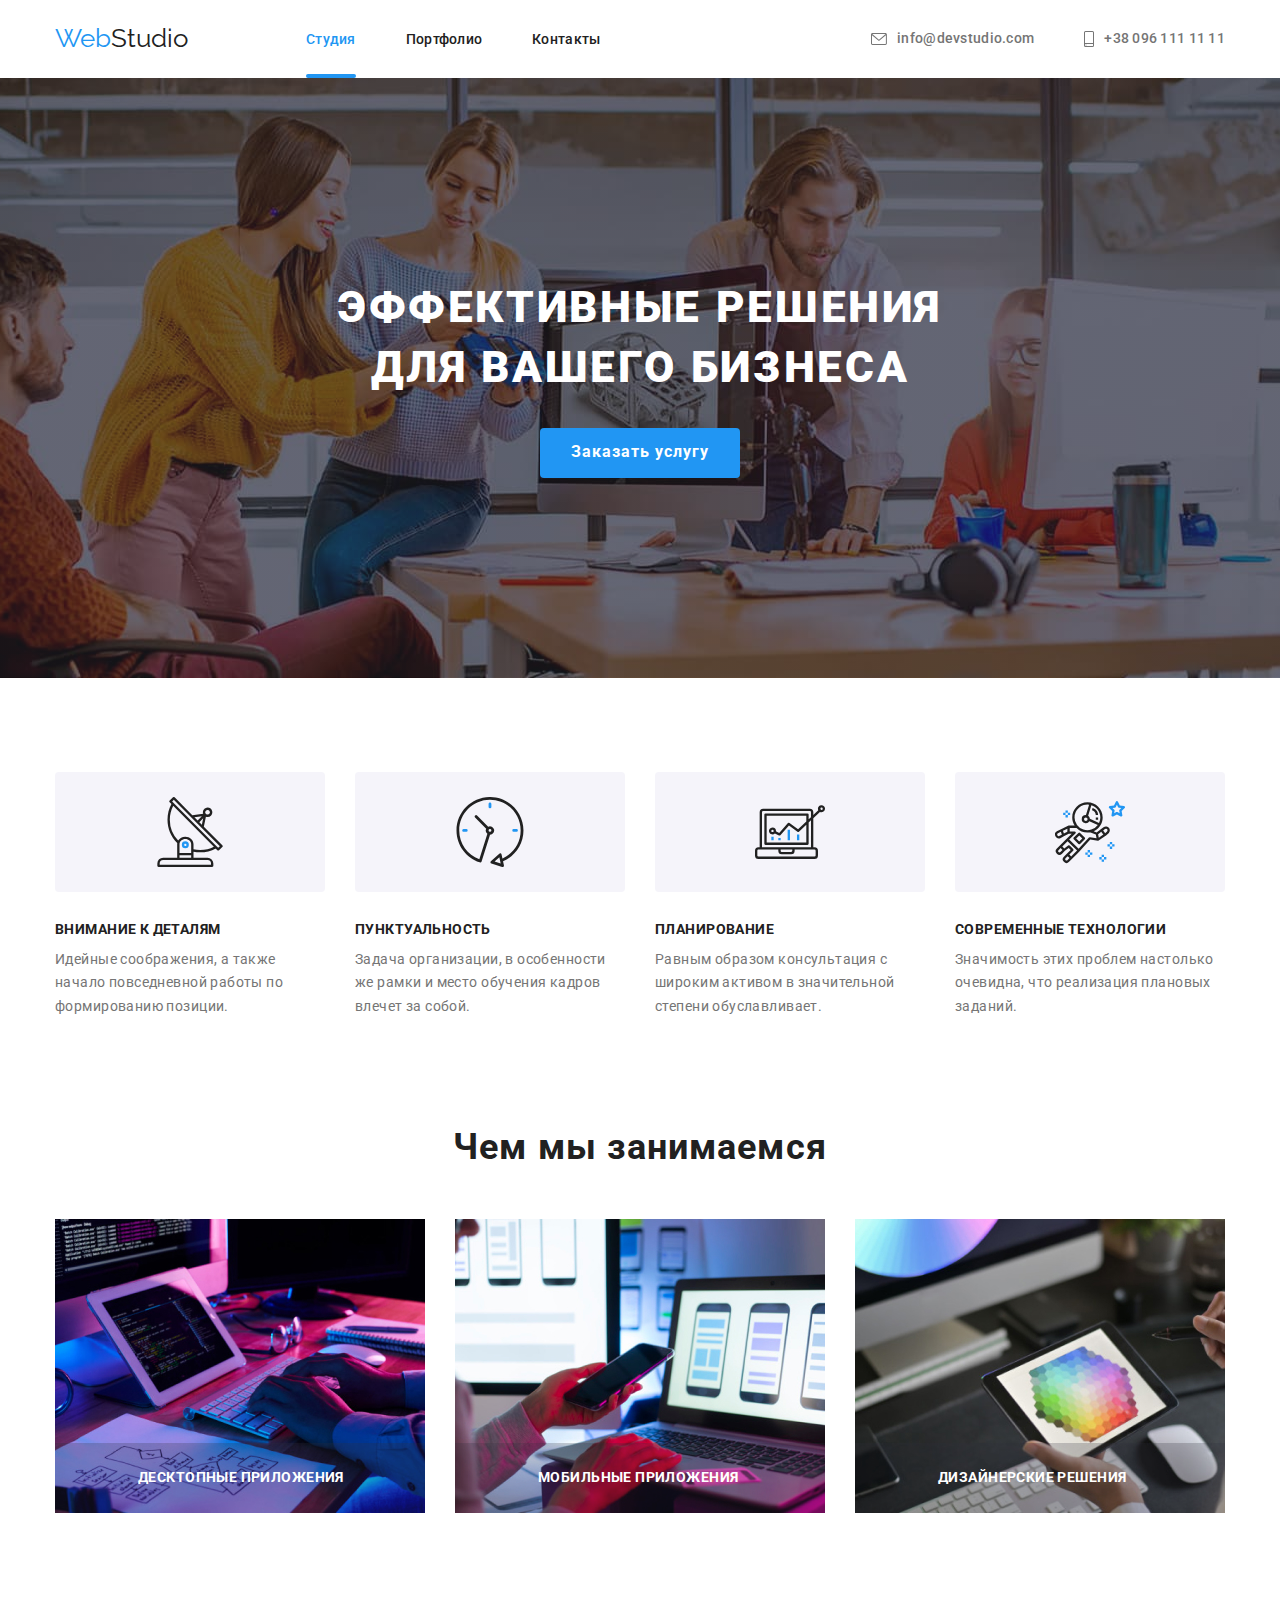
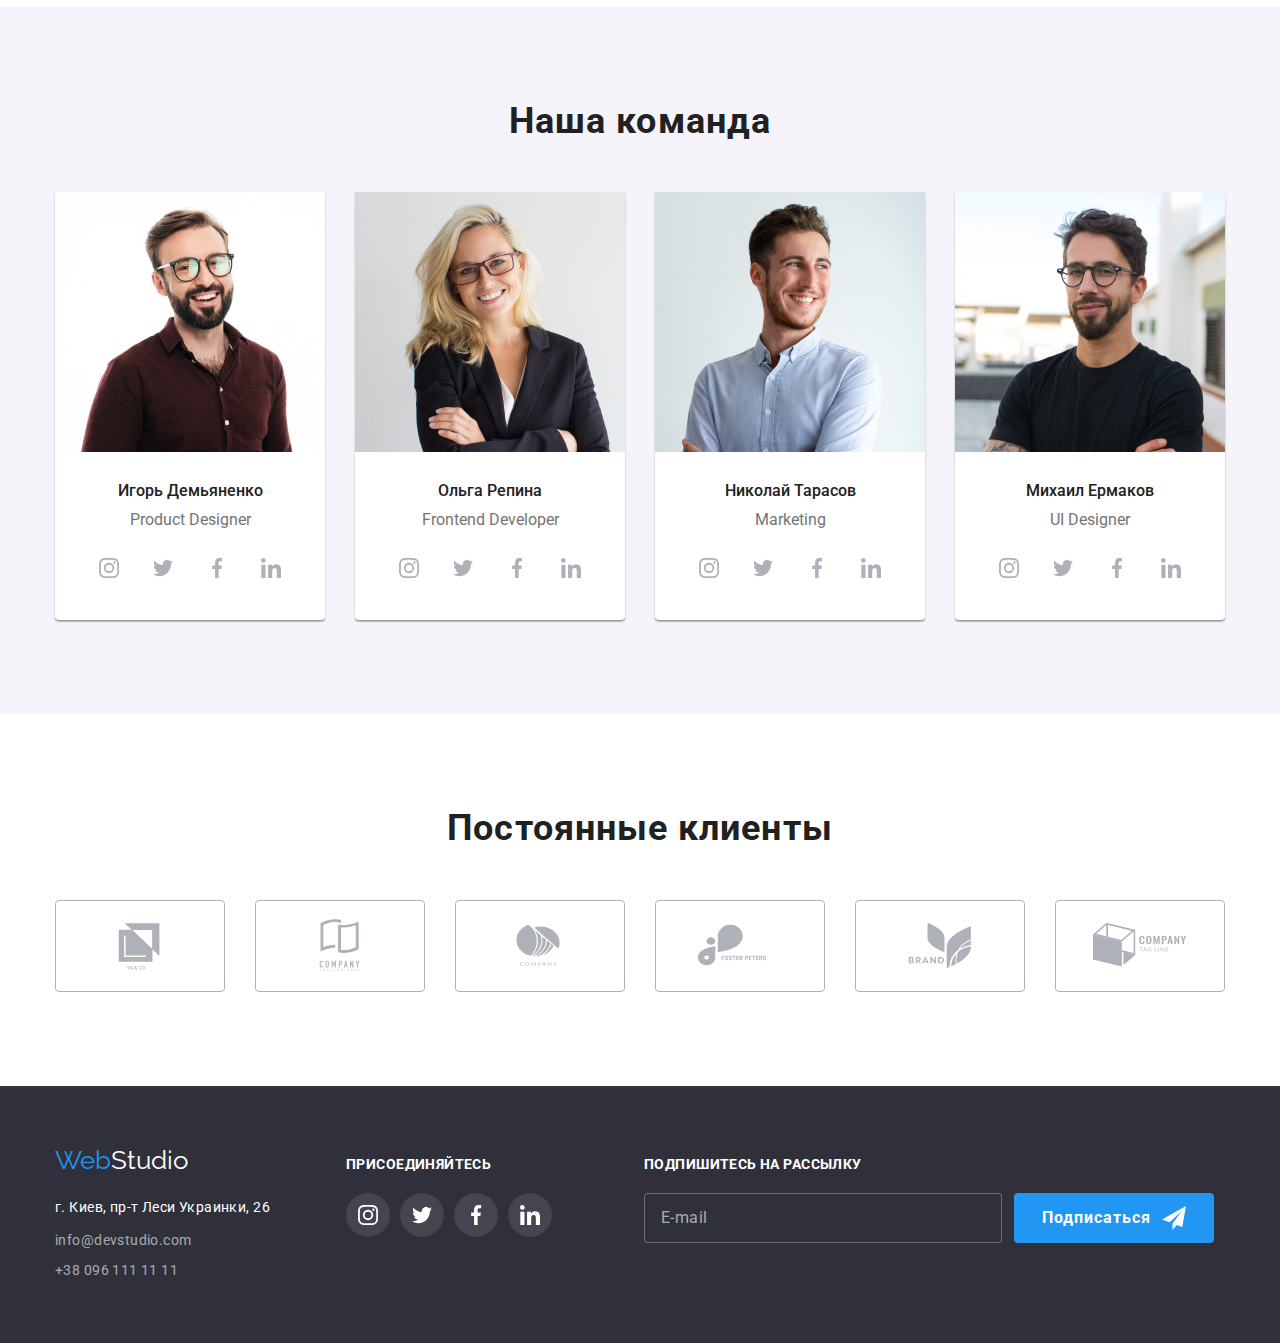
<file: index.html>
<!DOCTYPE html>
<html lang="en">
<head>
    <meta charset="UTF-8">
    <meta http-equiv="X-UA-Compatible" content="IE=edge">
    <meta name="viewport" content="width=device-width, initial-scale=1.0">
    <title>goit-markup-hw-01-Max</title>
    <!-- Стили -->
    
    <link rel="stylesheet" href="https://cdnjs.cloudflare.com/ajax/libs/modern-normalize/1.1.0/modern-normalize.min.css">
    <link rel="stylesheet" href="./css/styles.css">
    <!-- Шрифты -->
    <link rel="preconnect" href="https://fonts.googleapis.com">
    <link rel="preconnect" href="https://fonts.gstatic.com" crossorigin>
    <link href="https://fonts.googleapis.com/css2?family=Raleway:wght@700&family=Roboto:wght@400;500;700;900&display=swap"
        rel="stylesheet">
</head>

<body>
        <!--Шапка сайта-->
    
    <header class="basic"> 
        <div class="container ">
            <div class="basic-header">
                <nav class="container-nav-page">
                    <a href="./index.html" class="logo">Web<span class="black">Studio</span></a>
                    <ul class="basic-linc">
                        <li class="basic-li">
                            
                            <div class="header-line">
                                <a class="linc current" href="./index.html">Студия</a>
                            </div>
                            
                        </li>
                        <li class="basic-li">
                            <div class="header-line">
                                <a class="linc" href="./portfolio.html">Портфолио</a>
                            </div>
                            
                        </li>
                        <li class="basic-li">
                            <div class="header-line">
                                <a class="linc " href="/">Контакты</a>
                            </div>
                            
                        </li>
                    </ul>
                </nav>
                <ul class="basic-linck">
                    <li class="items">
                        <a class="linck" href="mailto:info@devstudio.com">
                            
                                <svg class="envelope">
                                    <use class="envelope-icon" href="./images/icon/icons.svg#icon-envelope-hover"></use>
                                </svg>
                        
                            info@devstudio.com</a>
                        </li>
                    <li class="items">
                        <a class="linck" href="tel:+380961111111">
                        
                            <svg class="smartphone">
                                <use class="smart-icon" href="./images/icon/icons.svg#icon-smartphone"></use>
                            </svg>
                        
                        +38 096 111 11 11</a>
                    </li>
                </ul>
            </div>
        </div>
    </header>

    
    <!--Основа сайта-->
    <main>
        <!---Первая секция-->
        
        <section class="section-color-black">
            <div class="container ">        
                <h1 class="section-title-h1" >Эффективные решения для вашего бизнеса</h1>
                <button class="button" type="button"  data-modal-open >Заказать услугу</button>                
            </div>  
        </section>

        
        <!--Вторая секция-->
        
        <section class="section">
            <div class="container">
                <ul class="information">
                    <li class="item icon-first">
                    
                    <h3 class="main-information" >Внимание к деталям</h3>
                    <p class="main-information-title">Идейные соображения, а также начало повседневной работы по формированию позиции.</p>
                    </li>

                    <li class="item icon-second">
                    <h3 class="main-information" >Пунктуальность</h3>
                    <p class="main-information-title">Задача организации, в особенности же рамки и место обучения кадров влечет за собой.</p>
                    </li>

                    <li class="item icon-three">
                    <h3 class="main-information" >Планирование</h3>
                    <p class="main-information-title">Равным образом консультация с широким активом в значительной степени обуславливает.</p>
                    </li>
                    
                    <li class="item icon-four">
                    <h3 class="main-information" >Современные технологии</h3>
                    <p class="main-information-title">Значимость этих проблем настолько очевидна, что реализация плановых заданий.</p>
                    </li>
                </ul>
            </div>
        </section>
        <!--Картинки-->
        <section class="section-image">
            <div class="container">
                <h2 class="section-title-h2">Чем мы занимаемся</h2>
                <ul class="section-picture">
                    <li class="image">
                        <div class="image-text">
                            <img class="cards" src="./images/box1.jpg" alt="Клавиатура" width="370">
                            <p>Десктопные приложения</p>
                        </div>
                    </li>

                    <li class="image">
                        <div class="image-text">
                            <img class="cards" src="./images/img2.jpg" alt="Телефон" width="370">
                            <p>Мобильные приложения</p>
                        </div>
                        
                    </li>

                    <li class="image">
                        <div class="image-text">
                            <img class="cards" src="./images/img3.jpg" alt="Планшет" width="370">
                            <p>Дизайнерские решения</p>
                        </div>
                        
                    </li>
                </ul>
            </div>
        </section>
        <!-- Команда-->
            
            <section class="section-team">
                <div class="container">
                    <h2 class="section-title-h2">Наша команда</h2>
                    <ul class="section-people">
                        <li class="team">
                            <img class="cards" src="./images/img1.jpg" alt="Product Designer" width="270">
                            <div class="people-description">
                                <h3 class="section-team-h3">Игорь Демьяненко</h3>
                                <p class="section-team-p">Product Designer</p>
                                    <div class="people-icon">
                                        <ul class="team-link-icon">
                                            <li class="team-icon">
                                                <a href="#" class="links">
                                                    <svg class="team-social-link" width="20" height="20">
                                                        <use href="./images/icon/icons.svg#icon-instagram-2"></use>
                                                    </svg>
                                                </a>
                                            </li>
                                            <li class="team-icon">
                                                <a href="#" class="links">
                                                    <svg class="team-social-link" width="20" height="20">
                                                        <use href="./images/icon/icons.svg#icon-twitter-1"></use>
                                                    </svg>
                                                </a>
                                            </li>
                                            <li class="team-icon">
                                                <a href="#" class="links">
                                                    <svg class="team-social-link" width="20" height="20">
                                                        <use href="./images/icon/icons.svg#icon-facebook-1"></use>
                                                    </svg>
                                                </a>
                                            </li>
                                            <li class="team-icon">
                                                <a href="#" class="links">
                                                    <svg class="team-social-link" width="20" height="20">
                                                        <use href="./images/icon/icons.svg#icon-linkedin-1"></use>
                                                    </svg>
                                    
                                                </a>
                                            </li>
                                    </div>
                            </div>
                        </li>
                        <li class="team">
                            <img class="cards" src="./images/img(2).jpg" alt="Frontend Developer" width="270">
                            <div class="people-description">
                                <h3 class="section-team-h3">Ольга Репина</h3>
                                <p class="section-team-p">Frontend Developer</p>
                                    <div class="people-icon">
                                        <ul class="team-link-icon" >
                                            <li class="team-icon" >
                                                <a href="#" class="links">
                                                    <svg class="team-social-link" width="20" height="20">
                                                        <use href="./images/icon/icons.svg#icon-instagram-2"></use>
                                                    </svg>
                                                </a>
                                            </li>
                                            <li class="team-icon">
                                                <a href="#" class="links">
                                                    <svg class="team-social-link" width="20" height="20">
                                                        <use href="./images/icon/icons.svg#icon-twitter-1"></use>
                                                    </svg>    
                                                </a>
                                            </li>
                                            <li class="team-icon">
                                                <a href="#" class="links">
                                                    <svg class="team-social-link" width="20" height="20">
                                                        <use href="./images/icon/icons.svg#icon-facebook-1"></use>
                                                    </svg>    
                                                </a>
                                            </li>
                                            <li class="team-icon">
                                                <a href="#" class="links">
                                                    <svg class="team-social-link" width="20" height="20">
                                                        <use href="./images/icon/icons.svg#icon-linkedin-1"></use>
                                                    </svg>
                                                    
                                                </a>
                                            </li>                                           
                                    </div>
                            </div>
                        </li>
                    
                        <li class="team">
                            <img class="cards" src="./images/img(3).jpg" alt="Marketing" width="270">
                            <div class="people-description">
                                <h3 class="section-team-h3">Николай Тарасов</h3>
                                <p class="section-team-p">Marketing</p>
                                    <div class="people-icon">
                                        <ul class="team-link-icon">
                                            <li class="team-icon">
                                                <a href="#" class="links">
                                                    <svg class="team-social-link" width="20" height="20">
                                                        <use href="./images/icon/icons.svg#icon-instagram-2"></use>
                                                    </svg>
                                                </a>
                                            </li>
                                            <li class="team-icon">
                                                <a href="#" class="links">
                                                    <svg class="team-social-link" width="20" height="20">
                                                        <use href="./images/icon/icons.svg#icon-twitter-1"></use>
                                                    </svg>
                                                </a>
                                            </li>
                                            <li class="team-icon">
                                                <a href="#" class="links">
                                                    <svg class="team-social-link" width="20" height="20">
                                                        <use href="./images/icon/icons.svg#icon-facebook-1"></use>
                                                    </svg>
                                                </a>
                                            </li>
                                            <li class="team-icon">
                                                <a href="#" class="links">
                                                    <svg class="team-social-link" width="20" height="20">
                                                        <use href="./images/icon/icons.svg#icon-linkedin-1"></use>
                                                    </svg>
                                    
                                                </a>
                                            </li>
                                    </div>
                            </div>
                        </li>
                    
                        <li class="team">
                            <img class="cards" src="./images/img4.jpg" alt="UI Designer" width="270">
                            <div class="people-description">
                                <h3 class="section-team-h3">Михаил Ермаков</h3>
                                <p class="section-team-p">UI Designer</p>
                                    <div class="people-icon">
                                        <ul class="team-link-icon">
                                            <li class="team-icon">
                                                <a href="#" class="links">
                                                    <svg class="team-social-link" width="20" height="20">
                                                        <use href="./images/icon/icons.svg#icon-instagram-2"></use>
                                                    </svg>
                                                </a>
                                            </li>
                                            <li class="team-icon">
                                                <a href="#" class="links">
                                                    <svg class="team-social-link" width="20" height="20">
                                                        <use href="./images/icon/icons.svg#icon-twitter-1"></use>
                                                    </svg>
                                                </a>
                                            </li>
                                            <li class="team-icon">
                                                <a href="#" class="links">
                                                    <svg class="team-social-link" width="20" height="20">
                                                        <use href="./images/icon/icons.svg#icon-facebook-1"></use>
                                                    </svg>
                                                </a>
                                            </li>
                                            <li class="team-icon">
                                                <a href="#" class="links">
                                                    <svg class="team-social-link" width="20" height="20">
                                                        <use href="./images/icon/icons.svg#icon-linkedin-1"></use>
                                                    </svg>
                                    
                                                </a>
                                            </li>
                                    </div>
                            </div>
                        </li>
                    </ul>
                </div>
            </section>
            <!-- Наши клиенты -->
            <section class="common-clients">
                <div class="container">
                    <h2 class="clients-section">Постоянные клиенты</h2>
                        <div class="clients-icon">
                            <ul class="icon-item">
                                <li class="icon-item-block" >
                                    <a class="clients" href="#">
                                        <svg class="clients-pic" width="106" height="60"> width="106" height="60"
                                            <use href="./images/icon/icons.svg#icon-Logo1" width="106" height="60"></use>
                                        </svg>
                                    </a>
                                </li>
                            
                                <li class="icon-item-block" >
                                    <a class="clients" href="#">
                                        <svg class="clients-pic" width="106" height="60">
                                            <use href="./images/icon/icons.svg#icon-Logo2"></use>
                                        </svg>
                                    </a>
                                </li>
                            
                                <li class="icon-item-block" >
                                    <a class="clients" href="#">
                                        <svg class="clients-pic" width="106" height="60">
                                            <use href="./images/icon/icons.svg#icon-Logo3"></use>
                                        </svg>
                                    </a>
                                </li>
                            
                                <li class="icon-item-block" >
                                    <a class="clients" href="#">
                                        <svg class="clients-pic" width="106" height="60">
                                            <use href="./images/icon/icons.svg#icon-Logo4"></use>
                                        </svg>
                                    </a>
                                </li>
                            
                                <li class="icon-item-block" >
                                    <a class="clients" href="/">
                                        <svg class="clients-pic" width="106" height="60">
                                            <use href="./images/icon/icons.svg#icon-Logo5"></use>
                                        </svg>
                                    </a>
                                </li>
                            
                                <li class="icon-item-block" >
                                    <a class="clients" href="/">
                                        <svg class="clients-pic" width="106" height="60">
                                            <use href="./images/icon/icons.svg#icon-Logo6"></use>
                                        </svg>
                                    </a>
                                </li>
                            </ul>
                        </div>
                </div> 
            </section>
            
    </main>
    <!--Футер-->
    <footer class="footer-grey">
        <div class="container">
            <section class="footer-all">

                <div class="footer-logo">
                    <a href="./index.html" class="logos">Web<span class="white">Studio</span></a>
                
                    <address class="address">г. Киев, пр-т Леси Украинки, 26</address>
                    
                    <ul class="basic-linck-footer">
                        <li><a class="linck-footer" href="mailto:info@devstudio.com">info@devstudio.com</a></li>
                        <li><a class="linck-footer" href="tel:+380961111111">+38 096 111 11 11</a></li>
                    </ul>
                </div>
            
                <div class="social-link-icon">
                    <h3 class="social-link">Присоединяйтесь</h3>
                        
                        <ul class="footer-link-icon">
                            <li class="team-icon">
                                <a href="#" class="links-foo">
                                    <svg class="team-social-link" width="20" height="20">
                                        <use href="./images/icon/icons.svg#icon-instagram-2"></use>
                                    </svg>
                                </a>
                            </li>
                            <li class="team-icon">
                                <a href="#" class="links-foo">
                                    <svg class="team-social-link" width="20" height="20">
                                        <use href="./images/icon/icons.svg#icon-twitter-1"></use>
                                    </svg>
                                </a>
                            </li>
                            <li class="team-icon">
                                <a href="#" class="links-foo">
                                    <svg class="team-social-link" width="20" height="20">
                                        <use href="./images/icon/icons.svg#icon-facebook-1"></use>
                                    </svg>
                                </a>
                            </li>
                            <li class="team-icon">
                                <a href="#" class="links-foo">
                                    <svg class="team-social-link" width="20" height="20">
                                        <use href="./images/icon/icons.svg#icon-linkedin-1"></use>
                                    </svg>
                    
                                </a>
                            </li>
                        
                </div>
                <div class="mail">
                    <h3 class="social-link">Подпишитесь на рассылку</h3>
                        <form class="footer-form"> 
                            <label >
                            <input class="footer-mail" type="email" name="mail" placeholder="E-mail" >
                            </label>
                            <button class="footer-button" type="submit"><span class="footer-singt">Подписаться</span> 
                                <svg class="footer-fly">
                                    <use href="./images/icon/icons.svg#icon-send-1"></use>
                                </svg>
                            </button> 
                            
                        </form>

                </div>
                        
            </section>
        </div>
        
    </footer> 
    <!-- Модалка --> 
        <div class="overlay is-hidden" data-modal >
            <div class="modal"  >
                <button type="button" class="modal-button" data-modal-close>
                    <svg class="modal-button-icon" width="11" height="11">
                        <use class="close-icon" href="./images/icon/icons.svg#icon-Vector1"></use>
                    </svg>
                </button>
                <div class="modal-form">
                    <h2 class="modal-title">Оставьте свои данные, мы вам перезвоним</h2>

                        <form class="modal-box-form">
                            <fieldset>
                                <label class="modal-box" for="user-name">Имя</label>
                                <div class="input-cont">
                                    <input class="field " type="text" name="user-name" id="user-name" />
                                    <svg class="modal-icon" aria-hidden="true">
                                        <use href="./images/icon/icons.svg#icon-name"></use>
                                    </svg>
                                </div>
                                
                                <label class="modal-box" for="user-phone">Телефон</label>
                                <div class="input-cont">
                                    <input class="field" type="tel" name="phone" id="user-phone" />
                                    <svg class="modal-icon small">
                                        <use href="./images/icon/icons.svg#icon-phone"></use>
                                    </svg>
                                </div>
                                
                                <label class="modal-box" for="user-mail">Почта</label>
                                <div class="input-cont">
                                    <input class="field" type="email" name="email" id="user-mail" autocomplete="off" />
                                    <svg class="modal-icon ">
                                        <use href="./images/icon/icons.svg#icon-mail"></use>
                                    </svg>
                                </div>
                            </fieldset>
                            
                            <fieldset>
                                <label class="modal-box " for="feedback">Комментарий</label>
                                <textarea 
                                class="coment" 
                                id="feedback" 
                                name="feedback" 
                                rows="50" 
                                placeholder="Введите текст"></textarea>
                            </fieldset>
                            
                            <div class="modal-box area " >
                                <label class="terms" for="check">
                                <div class="tab">

                                    <input class="checkbox" type="checkbox" name="terms" id="check">
                                    <span class="fakeframe"></span>
                                    <svg class="fakecheck">
                                        <use href="./images/icon/icons.svg#icon-check"></use>
                                    </svg>
                                </div>                           
                            Соглашаюсь с рассылкой и принимаю</label>
                            
                            <a class="modal-terms" href="#">Условия договора</a>   
                            
                            </div>
                            
                            <button class="button submittt" type="submit">Отправить</button>
                        </form>
                </div>
            </div>
            
        </div>



        <!-- Модалка Java -->
    <script src="./modal/modal.js"></script>
    
</body>
</html>
</file>
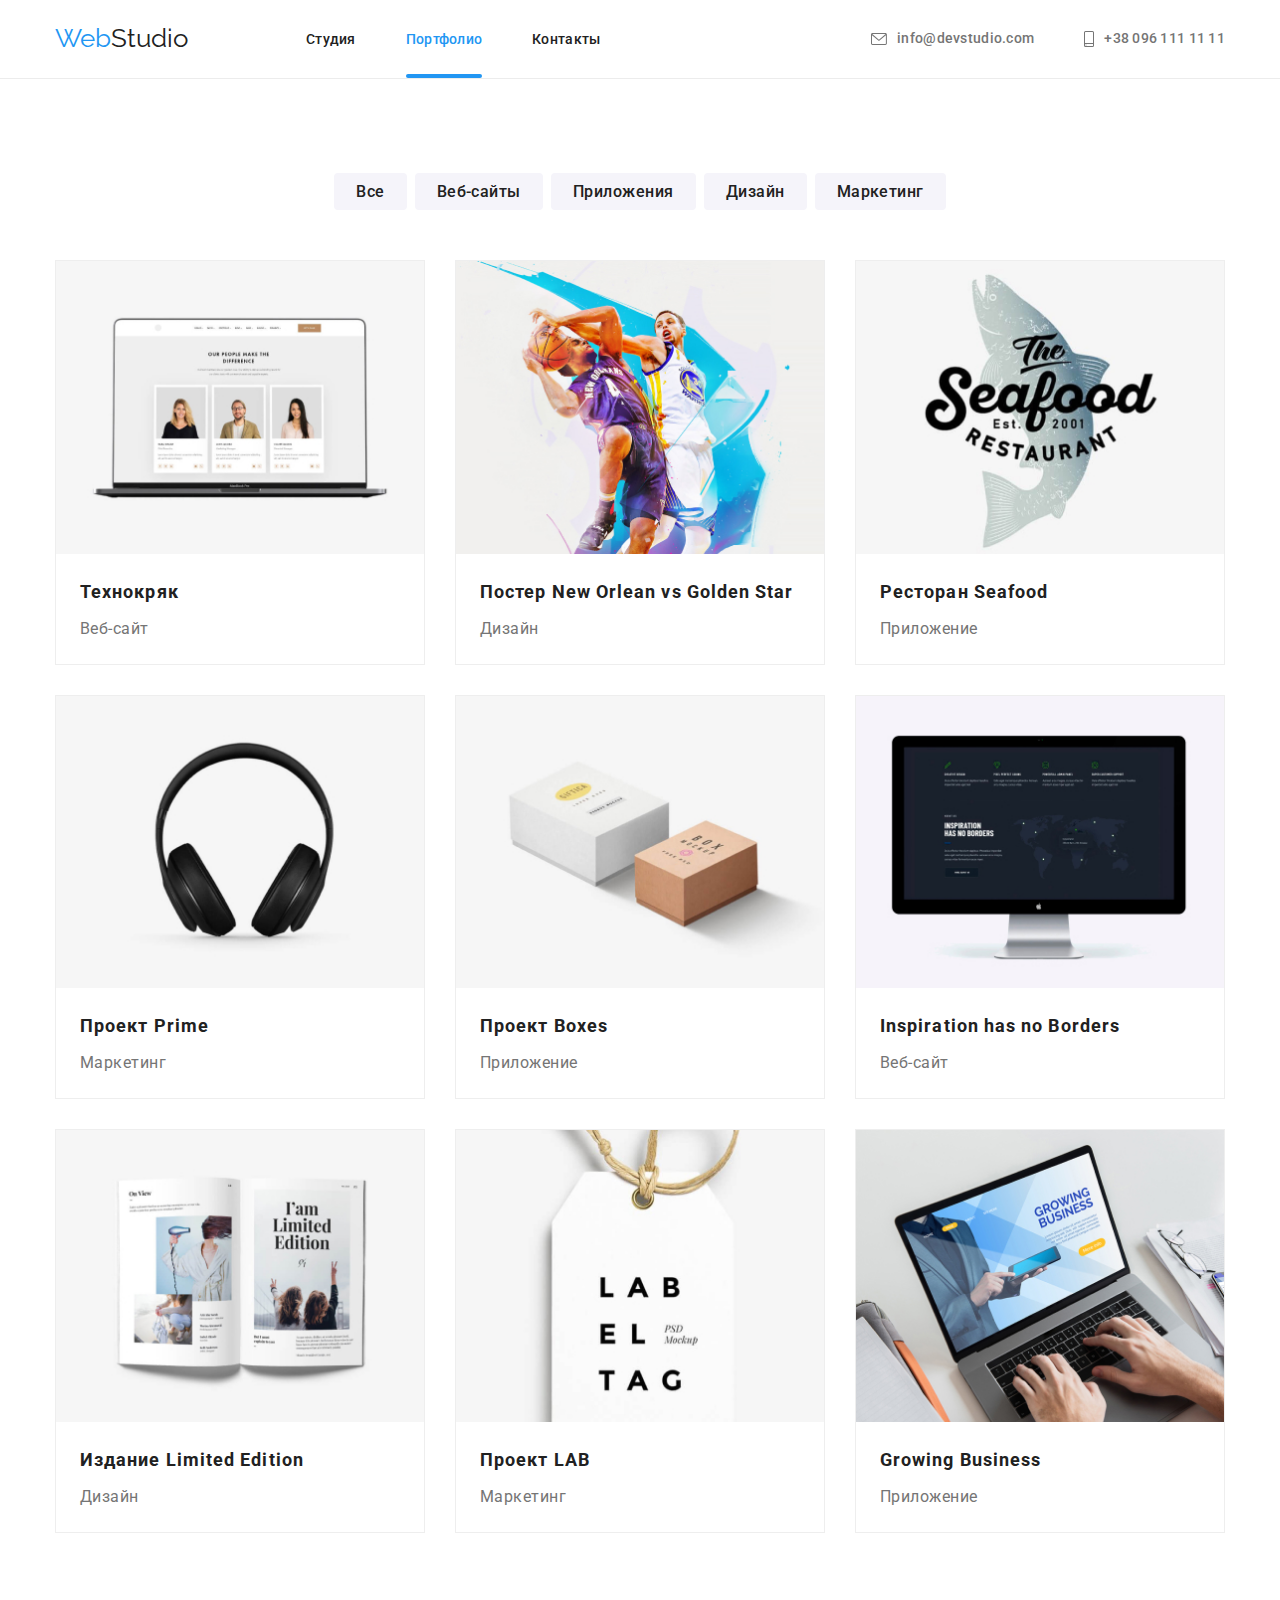
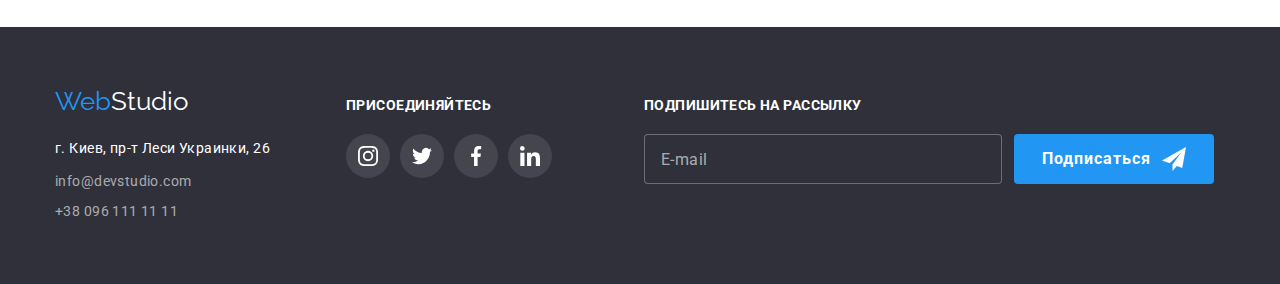
<file: portfolio.html>
<!DOCTYPE html>
<html lang="en">

<head>
    <meta charset="UTF-8">
    <meta http-equiv="X-UA-Compatible" content="IE=edge">
    <meta name="viewport" content="width=device-width, initial-scale=1.0">
    <title>goit-markup-hw-01-Max</title>
    <!-- Cтили -->
    <link rel="stylesheet" href="https://cdnjs.cloudflare.com/ajax/libs/modern-normalize/1.1.0/modern-normalize.min.css">
    <link rel="stylesheet" href="./css/styles.css">
    <!-- Шрифты -->
    <link rel="preconnect" href="https://fonts.googleapis.com">
    <link rel="preconnect" href="https://fonts.gstatic.com" crossorigin>
    <link href="https://fonts.googleapis.com/css2?family=Raleway:wght@700&family=Roboto:wght@400;500;700;900&display=swap"
        rel="stylesheet">
</head>

<body>
    
    <!--Шапка сайта-->
    <header class="basic" style="border-bottom:1px solid #ECECEC;" >
        <div class="container ">
            <div class="basic-header">
                <nav class="container-nav-page">
                    <a href="./index.html" class="logo">Web<span class="black">Studio</span></a>
                    <ul class="basic-linc">
                        <li class="basic-li"><a class="linc" href="./index.html">Студия</a></li>
                        <li class="basic-li">
                            <div class="header-line">
                                <a class="linc current" href="./portfolio.html">Портфолио</a>
                            </div>
                            
                        </li>
                        <li class="basic-li"><a class="linc " href="/">Контакты</a></li>
                    </ul>
                </nav>
                <ul class="basic-linck">
                    <li class="items">
                        <a class="linck" href="mailto:info@devstudio.com">
    
                            <svg class="envelope">
                                <use class="envelope-icon" href="./images/icon/icons.svg#icon-envelope-hover"></use>
                            </svg>
    
                            info@devstudio.com</a>
                    </li>
                    <li class="items">
                        <a class="linck" href="tel:+380961111111">
    
                            <svg class="smartphone">
                                <use class="smart-icon" href="./images/icon/icons.svg#icon-smartphone"></use>
                            </svg>
    
                            +38 096 111 11 11</a>
                    </li>
                </ul>
            </div>
        </div>
    </header>
    
    <!--Основа сайта-->
    <main>
        <section class="section-port-image">
            <div class="container">
                <ul class="button-grey-block">
                    <li><button class="button-grey" type="button">Все</button></li>
                    <li><button class="button-grey" type="button">Веб-сайты</button></li>
                    <li><button class="button-grey" type="button">Приложения</button></li>
                    <li><button class="button-grey" type="button">Дизайн</button></li>
                    <li><button class="button-grey" type="button">Маркетинг</button></li>
                </ul>
            </div>
        
        <!-- Описание портфолио -->
        
            
            <section class="project">
                <div class="container">
                    <ul class="section-block">
                        <li class="project-item">
                            <a class="project-link" href="http://">
                                <div class="cards-thumb">
                                    <img class="cards" src="./images/portfol1.jpg" alt="" width="370">
                                    <div class="thumb-text">
                                        <ul>
                                            <li>Ресурс предлагает комплексные предложения с разным уровнем функционала и сервисов. Все это позволит
                                                посетителю
                                                получить
                                                исчерпывающие сведения о компании или частном лице</li>
                                        </ul>
                                    </div>
                                </div>
                                <div class="project-description">
                                    <h3 class="project-title">Технокряк</h3>
                                    <p>Веб-сайт</p>
                                </div>
                                
                            </a>
                        </li>

                        <li class="project-item">
                            <a class="project-link" href="http://">
                                <div class="cards-thumb">
                                    <img class="cards" src="./images/portfol2.jpg" alt="" width="370">
                                    <div class="thumb-text">
                                        <ul>
                                            <li>Ресурс предлагает комплексные предложения с разным уровнем функционала и сервисов. Все это позволит
                                                посетителю
                                                получить
                                                исчерпывающие сведения о компании или частном лице</li>
                                        </ul>
                                    </div>
                                </div>
                                
                                <div class="project-description">
                                    <h3 class="project-title">Постер New Orlean vs Golden Star</h3>
                                    <p>Дизайн</p>
                                </div>
                            </a>
                        </li>

                        <li class="project-item">
                            <a class="project-link" href="http://">
                                <div class="cards-thumb">
                                    <img class="cards" src="./images/portfol3.jpg" alt="" width="370">
                                    <div class="thumb-text">
                                        <ul>
                                            <li>Ресурс предлагает комплексные предложения с разным уровнем функционала и сервисов. Все это позволит
                                                посетителю
                                                получить
                                                исчерпывающие сведения о компании или частном лице</li>
                                        </ul>
                                    </div>
                                </div>
                                
                                <div class="project-description">
                                    <h3 class="project-title">Ресторан Seafood</h3>
                                    <p>Приложение</p>
                                </div>
                            </a>
                        </li>

                        <li class="project-item">
                            <a class="project-link" href="http://">
                                <div class="cards-thumb">
                                    <img class="cards" src="./images/portfol4.jpg" alt="" width="370">
                                    <div class="thumb-text">
                                        <ul>
                                            <li>Ресурс предлагает комплексные предложения с разным уровнем функционала и сервисов. Все это позволит
                                                посетителю
                                                получить
                                                исчерпывающие сведения о компании или частном лице</li>
                                        </ul>
                                    </div>
                                </div>
                                
                                <div class="project-description">
                                    <h3 class="project-title">Проект Prime</h3>
                                    <p>Маркетинг</p>
                                </div>
                            </a>
                        </li>
                        
                        <li class="project-item">
                            <a class="project-link" href="http://">
                                <div class="cards-thumb">
                                    <img class="cards" src="./images/portfol5.jpg" alt="" width="370">
                                    <div class="thumb-text">
                                        <ul>
                                            <li>Ресурс предлагает комплексные предложения с разным уровнем функционала и сервисов. Все это позволит
                                                посетителю
                                                получить
                                                исчерпывающие сведения о компании или частном лице</li>
                                        </ul>
                                    </div>
                                </div>
                                
                                <div class="project-description">
                                    <h3 class="project-title">Проект Boxes</h3>
                                    <p>Приложение</p>
                                </div>
                            </a>
                            </li>
                        </a>
                        
                        <li class="project-item">
                            <a class="project-link" href="http://">
                                <div class="cards-thumb">
                                    <img class="cards" src="./images/portfol6.jpg" alt="" width="370">
                                    <div class="thumb-text">
                                        <ul>
                                            <li>Ресурс предлагает комплексные предложения с разным уровнем функционала и сервисов. Все это позволит
                                                посетителю
                                                получить
                                                исчерпывающие сведения о компании или частном лице</li>
                                        </ul>
                                    </div>
                                </div>
                                
                                <div class="project-description">
                                    <h3 class="project-title">Inspiration has no Borders</h3>
                                    <p>Веб-сайт</p>
                                </div>
                            </a>
                        </li>
                        
                        <li class="project-item">
                            <a class="project-link" href="http://">
                                <div class="cards-thumb">
                                    <img class="cards" src="./images/portfol7.jpg" alt="" width="370">
                                    <div class="thumb-text">
                                        <ul>
                                            <li>Ресурс предлагает комплексные предложения с разным уровнем функционала и сервисов. Все это позволит
                                                посетителю
                                                получить
                                                исчерпывающие сведения о компании или частном лице</li>
                                        </ul>
                                    </div>
                                </div>
                                
                                <div class="project-description">
                                    <h3 class="project-title">Издание Limited Edition</h3>
                                    <p>Дизайн</p>
                                </div>
                            </a>
                        </li>
                    
                        <li class="project-item">
                            <a class="project-link" href="http://">
                                <div class="cards-thumb">
                                    <img class="cards" src="./images/portfol8.jpg" alt="" width="370">
                                    <div class="thumb-text">
                                        <ul>
                                            <li>Ресурс предлагает комплексные предложения с разным уровнем функционала и сервисов. Все это позволит
                                                посетителю
                                                получить
                                                исчерпывающие сведения о компании или частном лице</li>
                                        </ul>
                                    </div>
                                </div>
                                
                                <div class="project-description">
                                    <h3 class="project-title">Проект LAB</h3>
                                    <p>Маркетинг</p>
                                </div>
                            </a>
                        </li>
                        
                        <li class="project-item">
                            <a class="project-link" href="http://">
                                <div class="cards-thumb">
                                    <img class="cards" src="./images/portfol9.jpg" alt="" width="370">
                                    <div class="thumb-text">
                                        <ul>
                                            <li>Ресурс предлагает комплексные предложения с разным уровнем функционала и сервисов. Все это позволит
                                                посетителю
                                                получить
                                                исчерпывающие сведения о компании или частном лице</li>
                                        </ul>
                                    </div>
                                </div>
                                
                                <div class="project-description">
                                    <h3 class="project-title">Growing Business</h3>
                                    <p>Приложение</p>
                                </div>
                            </a>
                        </li>
                    </ul>
                </div>
            </section>           
        </section>
    
    </main>
    <!--Футер-->
    <footer class="footer-grey">
        <div class="container">
            <section class="footer-all">
    
                <div class="footer-logo">
                    <a href="./index.html" class="logos">Web<span class="white">Studio</span></a>
    
                    <address class="address">г. Киев, пр-т Леси Украинки, 26</address>
    
                    <ul class="basic-linck-footer">
                        <li><a class="linck-footer" href="mailto:info@devstudio.com">info@devstudio.com</a></li>
                        <li><a class="linck-footer" href="tel:+380961111111">+38 096 111 11 11</a></li>
                    </ul>
                </div>
    
                <div class="social-link-icon">
                    <h3 class="social-link">Присоединяйтесь</h3>
    
                    <ul class="footer-link-icon">
                        <li class="team-icon">
                            <a href="#" class="links-foo">
                                <svg class="team-social-link" width="20" height="20">
                                    <use href="./images/icon/icons.svg#icon-instagram-2"></use>
                                </svg>
                            </a>
                        </li>
                        <li class="team-icon">
                            <a href="#" class="links-foo">
                                <svg class="team-social-link" width="20" height="20">
                                    <use href="./images/icon/icons.svg#icon-twitter-1"></use>
                                </svg>
                            </a>
                        </li>
                        <li class="team-icon">
                            <a href="#" class="links-foo">
                                <svg class="team-social-link" width="20" height="20">
                                    <use href="./images/icon/icons.svg#icon-facebook-1"></use>
                                </svg>
                            </a>
                        </li>
                        <li class="team-icon">
                            <a href="#" class="links-foo">
                                <svg class="team-social-link" width="20" height="20">
                                    <use href="./images/icon/icons.svg#icon-linkedin-1"></use>
                                </svg>
    
                            </a>
                        </li>
    
                </div>
                <div class="mail">
                    <h3 class="social-link">Подпишитесь на рассылку</h3>
                    <form class="footer-form">
                        <label>
                            <input class="footer-mail" type="email" name="mail" placeholder="E-mail">
                        </label>
                        <button class="footer-button" type="submit"><span class="footer-singt">Подписаться</span>
                            <svg class="footer-fly">
                                <use href="./images/icon/icons.svg#icon-send-1"></use>
                            </svg>
                        </button>
                    </form>
                </div>
                
            </section>
    
        </div>
    
    </footer>
</body>

</html>
</file>
<file: css/styles.css>
/* цвет h1 FFFFFF */
/* цвет чеpный h2 h3 212121 */
/* цвет р 757575 */
/* цвет синий 2196F3 */
/* Фон иконок F5F4FA */
:root{
    --white-color:#FFFFFF;
    --black-color: #212121;
    --blue-color: #2196F3;
    --basic-text-color: #757575;
    --section-order-service:#2F303A;
    --icon-background:#F5F4FA;
    --cubic:cubic-bezier(0.4, 0, 0.2, 1);
    --placeholder-color:rgba(255, 255, 255, 0.6);
}
/* Боди CSS */

body{
    background-color: var(--white-color);
    color: var(--basic-text-color);
    font-family: 'Roboto',sans-serif;
    font-style: normal;
    font-weight: 400;
    margin: auto; 
    
    
}
.container{
    width: 1200px;
    margin-left: auto;
    margin-right: auto;
    padding-left: 15px;
    padding-right: 15px;
    /* outline: 1px solid red; */
}


.container-nav-page{  
    display: flex;
    align-items: center;
}

a{
    text-decoration: none;
}

/* Лого спан цвет */
.black{
    color: var(--black-color);
    transition: 250ms cubic-bezier(0.4, 0, 0.2, 1);
}
.white{
    color: var(--white-color);
    transition: 250ms cubic-bezier(0.4, 0, 0.2, 1);
}

.basic{
    padding-top: 24px;
    padding-bottom: 24px;
    
    width: 100%;
    top: 0;
    left: 0;
    background-color: var(--white-color);   
    z-index: 2;
    
}
.logo{
    color: var(--blue-color);
    font-family: 'Raleway';
    font-size: 26px;
    margin-right: 93px;  
    transition: 250ms cubic-bezier(0.4, 0, 0.2, 1);
}
.logo .black:hover,
.logo .black:focus
.logo .black:active{
    color: var(--blue-color);
    
}

.logo .white:hover,
.logo .white:focus{
    color: var(--blue-color);
    
}

ul{
    list-style: none;
}

.basic-header{
    display: flex;
    align-items: center;   
}



.basic-linck{
    display: block;
    margin: 0%;
    padding-top: 4px;
    padding-bottom: 4px;
    
}
.basic-linck{
    display: flex;
    justify-content: flex-end;
    
    padding-left: 0px; 
    margin-left: auto; 
    
}
.basic-linck li:not(:last-child){
    margin-right: 50px;
}
/*  Конверт и телефон */
.linck {
    display: flex;
    align-items: center;  
}

.envelope{
    width: 16px;
    height: 12px;
    margin-right: 10px;
    fill: currentColor;
    
} 

.smartphone {
    width: 10px;
    height: 16px;
    margin-right: 10px;
    fill: currentColor;
}

.basic-linc{
    display: flex;
    padding-left: 0%;
    margin: 0%;
}

.basic-li {
    position: relative;
}

.header-line .linc.current::after {
    position: absolute;
    content: "";
    top: 44px;
    left: 0;
    width: 100%;
    height: 4px;
    background-color: var(--blue-color);
    border-radius: 2px;

}
.basic-linc .basic-li{ 
    margin: 4px 25px;
}
.basic-linc .basic-li:last-child{
    padding-right: 0px;
}
.basic-linc .basic-li:first-child{
    padding-left: 0px;
}

.linc{
    color: var(--black-color);
    font-weight: 500;
    font-size: 14px;
    line-height: 1.14;
    letter-spacing: 0.02em; 
    transition: 250ms cubic-bezier(0.4, 0, 0.2, 1);
}

.linc:hover, 
.linc:focus,
.linc:active{
    color: var(--blue-color); 
    
}
.linc.current{
    color: var(--blue-color);
    transition: 250ms cubic-bezier(0.4, 0, 0.2, 1);
}


/* мило и адресс */

.basic-linck .linck{
    color: var(--basic-text-color);
    font-weight: 500;
    font-size: 14px;
    line-height: 1.14;
    letter-spacing: 0.02em;
    transition: 250ms cubic-bezier(0.4, 0, 0.2, 1);
    
}
.basic-linck .linck:hover, 
.basic-linck .linck:focus,
.basic-linck .linck:active{
    color: var(--blue-color);
    
}

/* Cекции h1  */

.section-color-black{
    max-width: 100%;
    max-height: 100%;
    padding-top: 200px;
        padding-bottom: 200px;
    margin-left: auto;
    margin-right: auto;
    text-align: center;
    background-color: var(--section-order-service);
    background-image:linear-gradient(to bottom,rgba(47, 48, 58, 0.4),
    rgba(47, 48, 58, 0.4)),
        url('../images/Basic poster.jpg');
    object-fit: cover;
    background-repeat: no-repeat;
    background-position: center;
    
}

.section-title-h1{
    color : var(--white-color);
    width: 696px;
    font-weight: 900;
    font-size: 44px;
    line-height: 1.36;
    letter-spacing: 0.06em; 
    text-transform: uppercase;
    margin: 0px auto 30px;
    

}
.button {
    background-color: var(--blue-color);
    color: var(--white-color);
    width: 200px;
    height: 50px;
    font-weight: 700;
    line-height: 1.8;
    font-size: 16px;
    letter-spacing: 0.06em;
    border: #2196F3;
    border-radius: 4px;
    text-align: center;
    transition: 250ms cubic-bezier(0.4, 0, 0.2, 1);
}

.button:hover,
.button:focus,
.button:active {
    background-color: var(--blue-color);
    color: var(--white-color);
    cursor: pointer;
    opacity: .7;


}

/* Секция h2 */
.section-title-h2{
    font-weight: 700;
    font-size: 36px;
    line-height: 1.16;
    text-align: center;
    letter-spacing: 0.03em;
    color: var(--black-color);
    margin-bottom: 50px;
    margin-top: 0px;       
}

/* Картинки */
.section-image{
    padding-bottom: 94px;

}

.section-picture{
    margin: auto;
    padding-left: 0px;
    display: flex;
    gap: 30px
}

.image {
    position: relative;
}

.image-text::after {
    display: block;
    content: "";
    position: absolute;
    bottom: 0px;
    width: 100%;
    height: 70px;
    background: rgba(47, 48, 58, 0.8);
    opacity: 0.3;
}
.image p{
    position: absolute;
    content: "";
    margin: 0px;
    left: 83px;
    bottom: 27px;
    z-index: 1;
    font-weight: 700;
    font-size: 14px;
    line-height: 1.14;
    
    letter-spacing: 0.03em;
    text-transform: uppercase;

    color: #FFFFFF;
}
/* Cекции h3 */
.section{
    padding: 94px 0px 94px 0px;

}

.main-information{
    font-weight: 700;
    font-size: 14px;
    line-height: 1.14;
    letter-spacing: 0.03em;
    text-transform: uppercase;
    color: var(--black-color);
    margin-top: 30px;
    margin-bottom: 10px;
}
.information{
    font-size: 14px;
    line-height: 1.7;
    letter-spacing: 0.03em;
    color: var(--basic-text-color);
    letter-spacing: 0.03em;

    display: inline-flex;
    text-align: start;
    margin: auto;
    padding-left: 0px; 
}
.item::before{
    display: block;
    content: '';
    

    background-color: var(--icon-background);
    height: 120px;
    
    background-size: 70px;
    background-repeat: no-repeat;
    background-position: center;
    border-radius: 4px;
}

.icon-first::before{
    background-image: url(../images/icon/antenna\ 1.svg);
    
}
.icon-second::before{
    background-image: url(../images/icon/clock\ 1.svg);
}
.icon-three::before{
    background-image: url(../images/icon/diagram\ 1.svg);
}
.icon-four::before{
    background-image: url(../images/icon/astronaut\ 1.svg);

}
.item{
    width: 270px;
}
.information .item:not(:last-child){
    margin-right: 30px;
}
.main-information-title{
    margin-top: 0%;
}
/* Команда */

.section-team{
    background: #F5F4FA;
    padding-top: 94px;
    padding-bottom: 94px;
    
}
.section-people{
    display: flex;
    justify-content: space-between;
    padding-left: 0px;
    margin: 0px;
    
    
}
.section-people .team{
    background-color: var(--white-color);
    text-align: center;
    box-shadow: 0px 1px 3px rgba(0, 0, 0, 0.12), 0px 1px 1px rgba(0, 0, 0, 0.14), 0px 2px 1px rgba(0, 0, 0, 0.2);
    border-radius: 0px 0px 4px 4px;

}
.section-team-h3{
    font-weight: 500;
    font-size: 16px;
    line-height: 1.18;
    color: var(--black-color);
    margin: 0px;
    margin-bottom: 10px;

}
.section-team-p{
    font-size: 16px;
    line-height: 1.18;
    color: var(--basic-text-color);
    margin: 0px;
    padding-bottom: 16px;
    
}
.people-description{
    padding: 30px 0px;
    
}


/* Команда Ссылки */
.people-icon{
    margin: 0;
    
}
.team-link-icon{
    display: inline-flex;
    justify-content: center;
    width: 206px;
    padding-left: 0px;
}
.links{
    color: #afb1b8;
}
.links{
    display: flex;
    justify-content: center;
    align-items: center;
    
    width: 44px;
    height: 44px;
    border-radius: 50%;

    background-color: var(--white-color);
    fill: currentColor;
    transition: 250ms cubic-bezier(0.4, 0, 0.2, 1);
}

.team-icon + .team-icon{
    margin-left: 10px;
}
.links:hover,
.links:focus{
    background-color: var(--blue-color);
    fill: var(--white-color);
    
}

/* Постоянные клиенты */
.common-clients {
    padding-top: 94px;
    padding-bottom: 94px;
}

.clients-section {
    font-weight: 700;
    font-size: 36px;
    line-height: 1.16;
    text-align: center;
    letter-spacing: 0.03em;
    color: var(--black-color);
    margin-top: 0px;
    margin-bottom: 50px;
}

.clients-icon {
    display: block;
}

.icon-item {
    display: flex;
    justify-content: space-between;

    margin: 0px;
    padding-left: 0px;
}

.clients {
    display: flex;
    justify-content: center;
    align-items: center;

    width: 170px;
    height: 92px;

    border: 1px solid #afb1b8;
    border-radius: 4px;

    fill: #afb1b8;
    transition: 250ms cubic-bezier(0.4, 0, 0.2, 1);
}


.clients:hover,
.clients:focus {
    border-color: var(--blue-color);
    fill: var(--blue-color);

}


/* Кнопки портфолио */

.button-grey {
    font-family: inherit;
    background-color: #F5F4FA;
    color: var(--black-color);
    font-weight: 500;
    font-size: 16px;
    line-height: 1.6;
    letter-spacing: 0.03em;
    border: 0px;
    border-radius: 4px;
    padding: 6px 22px;
    transition: 250ms cubic-bezier(0.4, 0, 0.2, 1);
}

.section-port-image {
    padding-top: 94px;
    padding-bottom: 94px;
}

.button-grey-block {
    display: flex;
    justify-content: center;
    padding-left: 0px;
    margin: 0px;
    margin-bottom: 50px;

}

.button-grey-block li:not(:last-child) {
    margin-right: 8px;
}

.button-grey:hover,
.button-grey:focus,
.button-grey:active {
    background-color: var(--blue-color);
    color: var(--white-color);
    box-shadow: 0px 4px 4px rgba(0, 0, 0, 0.15);
    cursor: pointer;

}

/* Проект */

.section-block {
    margin: 0px;
    padding: 0px;

    display: flex;
    flex-wrap: wrap;
    
    margin-right: -30px;
    margin-top: -30px;
    
    
}

.project-description {
    margin: 0px;
    padding: 20px 24px;   
}
.project-item{
    flex-basis: calc(100% /3 - 30px);
    margin-right: 30px;
    margin-top: 30px;
    margin-left: 0px;
    
}
.project-link{
    display: block;

    border: 1px solid #EEEEEE;
    cursor: pointer;   
}

/* .project-item:nth-child(3n) {
    margin-right: 0px;
}

.project-item:nth-last-child(-n+3) {
    margin-bottom: 0px;
} */

.project-link:hover,
.project-link:focus,
.project-link:active {
    box-shadow: 0px 1px 1px rgba(0, 0, 0, 0.12),
        0px 4px 4px rgba(0, 0, 0, 0.06),
        1px 4px 6px rgba(0, 0, 0, 0.16);
    transition: 250ms cubic-bezier(0.4, 0, 0.2, 1);
}

.project-title{
    font-weight: 700;
    font-size: 18px;
    line-height: 2;
    letter-spacing: 0.06em;
    color: var(--black-color);
    margin: 0px;
    padding-bottom: 4px;
}

.project p{
    font-size: 16px;
    line-height: 1.87;
    letter-spacing: 0.03em;
    color: var(--basic-text-color);
    margin: 0px;
    
}
.cards{
    display: block;
    max-width: 100%;
    height: auto;
    
}

.cards-thumb {
    position: relative;
    overflow: hidden;

}

.project-link:hover .thumb-text,
.project-link:hover .cards-thumb::before,
.project-link:focus .thumb-text,
.project-link:focus .cards-thumb::before{  
    transform: translateY(-100%); 
    
}

.cards-thumb::before,
.thumb-text{
    position: absolute;
    content: "";
    top: 100%;
    width: 100%;
    height: 100%;

    transition: transform 250ms var(--cubic);
}

.cards-thumb::before  {   
    background: rgba(33, 150, 243, 0.9);   
}
    
.thumb-text { 
    padding-top: 62px;
    padding-left: 0px;

    transform: translateY(4%);
    
    font-size: 18px;
    line-height: 1.55;
    letter-spacing: 0.03em;
    color: var(--white-color);

}

/* Футер */

.footer-all {
    display: inline-flex;
    align-items: baseline;
}
.footer-grey{
    background-color: var(--section-order-service); 
    margin-bottom: 0px; 
    padding-top: 60px;
    padding-bottom: 60px;
}
.logos{
    color: var(--blue-color);
    font-family: 'Raleway';
    font-size: 26px;
    margin-right: 88px;
    transition: 250ms cubic-bezier(0.4, 0, 0.2, 1);

}
.white:hover{
    color: var(--blue-color);
}

.address{
    color: var(--white-color);
    font-style: normal;
    font-weight: 400;
    font-size: 14px;
    line-height: 1.714;
    letter-spacing: 0.03em;
    margin-top: 20px;
    margin-bottom: 9px;
}
.basic-linck-footer .linck-footer{
    font-weight: 400;
    font-size: 14px;
    line-height: 1.714;
    letter-spacing: 0.03em;
    color: rgba(255, 255, 255, 0.6);
}
.basic-linck-footer{
    padding-left: 0px;
    margin-top: 0px;
    margin-bottom: 0px;
    
}
.basic-linck-footer li:not(:last-child){
    margin-bottom: 6px;
}

.linck-footer{
    color: var(--blue-color);
    margin-top: 0px;  
}

.social-link-icon{
    margin-left: 70px;  
}

.social-link{
    font-weight: 700;
    font-size: 14px;
    line-height: 1.14;
    letter-spacing: 0.03em;
    text-transform: uppercase;
    color: var(--white-color);

    margin-top: 0px;
    margin-bottom: 20px;
}
.footer-link-icon{
    display: inline-flex;
    justify-content: center;
    width: 206px;
    margin: 0%;
    padding-left: 0px;
}

.links-foo{
    display: flex;
    justify-content: center;
    align-items: center;

    width: 44px;
    height: 44px;
    border-radius: 50%;

    background-color: rgba(255, 255, 255, 0.1);
    fill: var(--white-color);
    transition: 250ms cubic-bezier(0.4, 0, 0.2, 1);
}

.team-icon+.team-icon {
    margin-left: 10px;
}

.links-foo:hover,
.links-foo:focus {
    background-color: var(--blue-color);
    
}

/* Подписаться */

.mail{
    margin-left: 92px;
}
.footer-mail{
    width: 358px;
    height: 50px;
    padding: 0;
    padding-left:16px;
    padding-right: 16px;
    
    color: #EEEEEE;
    background:var(--section-order-service) ;
    
    border: 1px solid rgba(255, 255, 255, 0.3);
    /* filter: drop-shadow(0px 4px 4px rgba(0, 0, 0, 0.15)); */
    border-radius: 4px;
    letter-spacing: 0.03em;
    
}
.footer-form{
    display: inline-flex;
    /* outline: 1px solid red; */
}
.footer-mail::placeholder{
    color: var(--placeholder-color);
}

.footer-button{
    width: 200px;
    height: 50px;
    margin-left: 12px;       
    padding: 0;

    background: var(--blue-color);
    border:0;

    border-radius: 4px;
    cursor: pointer;

    position: relative; 
    transition: opacity 250ms var(--cubic);
}
.footer-button:hover,
.footer-button:focus{
    opacity: 0.8;
}
.footer-button span{
    position: absolute;
    font-weight: 700;
    font-size: 16px;
    line-height: 1.88;
    letter-spacing: 0.06em;
    margin: auto;
    top: 50%;
    left: 28px;
    transform: translateY(-50%);
    color: var(--white-color);
}

.footer-fly{
    position: absolute;
    width: 24px;
    height: 24px;
    top: 50%;
    right: 28px;
    transform: translateY(-50%);
}

/* Модальное окно */

.overlay {
    position: fixed;
    top: 0;
    left: 0;
    width: 100%;
    height: 100%;

    background: rgba(0, 0, 0, 0.2);

    opacity: 1;
    transition: opacity 250ms cubic-bezier(0.4, 0, 0.2, 1), 
    visibility 250ms cubic-bezier(0.4, 0, 0.2, 1);
    
}
.overlay.is-hidden{
    opacity: 0;
    visibility: hidden;
    pointer-events: none;   
}
.modal{
    position: absolute;
    top: 50%;
    left: 50%;
    
    min-width: 528px;
    min-height: 580px;
    
    transform: translate(-50%, -50%);
    background: var(--white-color);
    
    border-radius: 4px;
}
.modal-button {
    position: absolute;
    
    top: 8px;
    right: 8px;
    width: 30px;
    height: 30px;
    padding: 0px;

    border: 1px solid rgba(0, 0, 0, 0.1);
    border-radius: 50%;
    background-color: var(--white-color);

    cursor: pointer;
} 

.modal-button:hover,
.modal-button:focus{
    /* box-shadow: 0px 1px 3px rgba(0, 0, 0, 0.12),
            0px 1px 1px rgba(0, 0, 0, 0.14),
            0px 2px 1px rgba(0, 0, 0, 0.2); */
    transition: 250ms cubic-bezier(0.4, 0, 0.2, 1);
    fill: var(--blue-color);
}


/* Форма */
fieldset {
    border: none;
    margin: 0;
    padding: 0;
}
.modal-form{
    /* outline: 1px solid rebeccapurple; */
    margin: 2.5rem 2.5rem 0;
}
.modal-title{
    display: flex;
    justify-content: center;

    font-weight: 700;
    font-size: 20px;
    line-height: 1.15;
    letter-spacing: 0.03em;
    color: #212121;
}

.modal-box {
    display: block;

    margin-bottom: 4px;
    font-size: 12px;
    line-height: 1.16;
    letter-spacing: 0.01em;
    /* outline: 1px solid red; */
}
.field{
    width: 100%;
    height: 48px;
    padding: 12px 16px 12px 40px;
    border: 1px solid rgba(33, 33, 33, 0.2);
    border-radius: 4px;
    cursor: pointer;
    outline: none;
    transition: border 250ms var(--cubic);
}

.field:hover,
.field:focus{
    border: 1px solid var(--blue-color);
}

.field:focus + .modal-icon,
.field:hover + .modal-icon {
    fill: var(--blue-color);
}

.input-cont{
    position: relative;
    margin-bottom: 10px;
}
.modal-icon{
    position: absolute;
    width:18px; 
    height:18px;
    top: 50%;
    left: 1rem;
    transform: translateY(-50%);
    fill: var(--black-color);
    transition: fill 250ms var(--cubic);
}

.coment{
    display: block;
    padding: 12px 16px;
    width: 100%;
    height: 120px;

    border: 1px solid rgba(33, 33, 33, 0.2);
    border-radius: 4px;
    resize: none;
    cursor: pointer;

    transition: border 250ms var(--cubic);

    outline: none;
}

.coment::placeholder{
    font-size: 14px;
    line-height: 1.14;
    letter-spacing: 0.01em;
    
    color: rgba(117, 117, 117, 0.5);
}

.coment:hover,
.coment:focus{
    border: 1px solid var(--blue-color);
}

.area {
    display: flex;
    justify-content: center;
    align-items: center;

    font-size: 14px;
    line-height: 1.71; 
    letter-spacing: 0.03em;

    margin-top: 20px;
    margin-bottom: 30px;
    
    /* outline: 1px solid red; */
    position: relative;
}

/* Подтверждение */

.checkbox {
    -webkit-appearance: none;
    appearance: none;
    position: absolute;
    width: 1px;
    height: 1px;
    margin: -1px;
    bottom: 0;
    padding: 0;

    clip: rect(0 0 0 0);
    overflow: hidden;

}
.fakeframe,
.fakecheck{
    width: 16px;
    height: 15px;
    position: absolute;
    top: 50%;
    left: 0;
    margin-left: 7px;
    transform: translateY(-50%);
    transition: opacity 250ms var(--cubic);
}
.fakeframe{ 
    border: 2px solid var(--black-color);
    border-radius: 2px;
    opacity: 1;
    
}
.fakecheck {
    opacity: 0;
}
.checkbox:checked~ .fakeframe {
    opacity: 0;
}
.checkbox:checked ~ .fakecheck{
    opacity: 1;
}
.tab input:focus-visible ~ .fakeframe{
    border: 2px solid var(--blue-color);   
}
.terms{
    font-size: 14px;
    line-height: 1.71;
    letter-spacing: 0.03em;
    margin-left: 1rem;
}

.modal-terms{
    text-decoration: underline;
    margin-left: 0.5rem;
    /* outline: var(--blue-color); */
    color: var(--blue-color);
}

.submittt{
    display: block;
    margin: auto;
    margin-bottom: 40px;
}

.submittt:hover{
    background: #188CE8;
    box-shadow: 0px 4px 4px rgba(0, 0, 0, 0.15);
}
</file>
